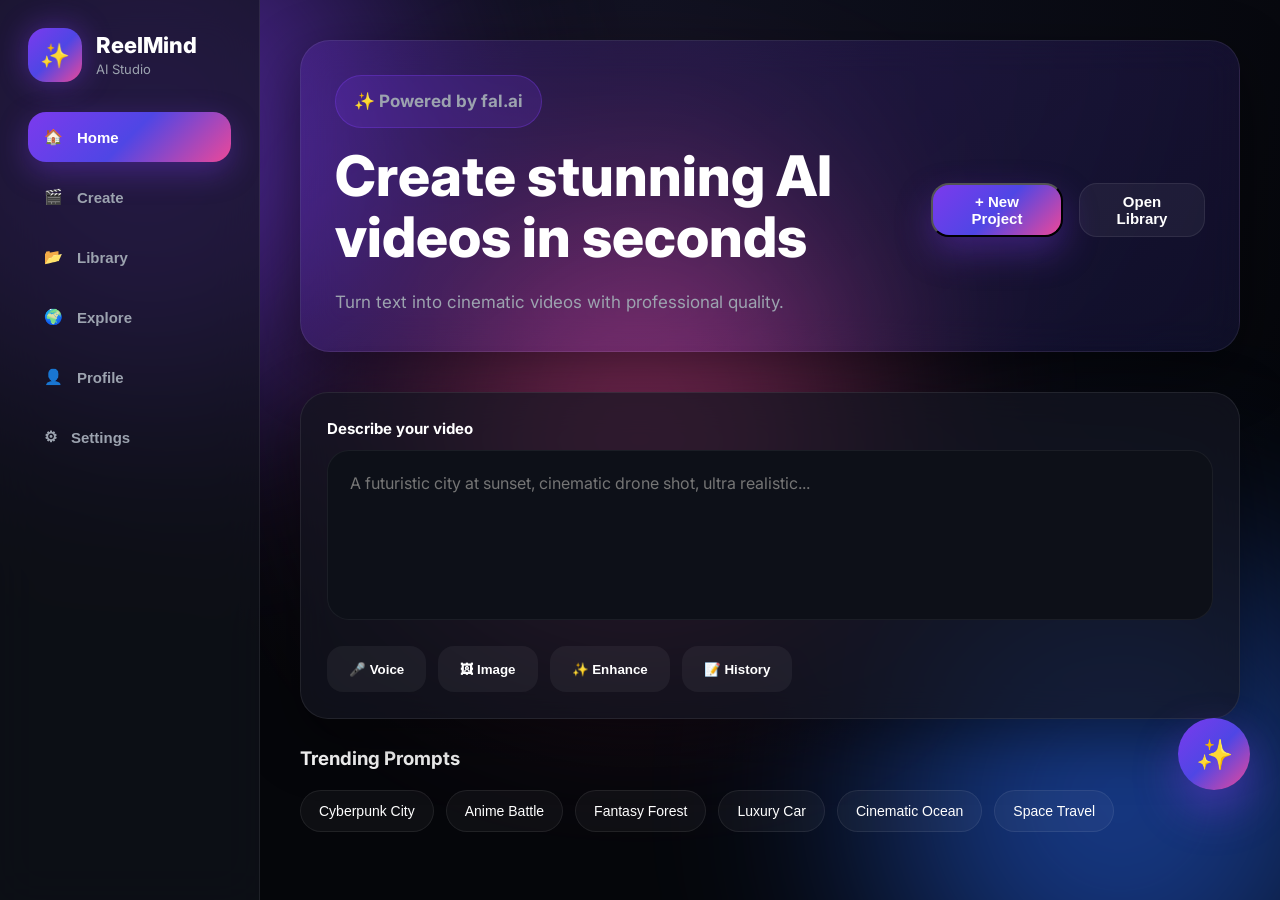
<file: index.html>
<!DOCTYPE html>
<html lang="en">
<head>
<meta charset="UTF-8">
<meta name="viewport"
      content="width=device-width,initial-scale=1.0,viewport-fit=cover">

<title>ReelMind AI • Next Generation Video Creator</title>

<meta name="description"
      content="Generate cinematic AI videos with ReelMind AI. Powered by fal.ai.">

<meta name="theme-color" content="#0b0b12">
<meta name="apple-mobile-web-app-capable" content="yes">
<meta name="apple-mobile-web-app-status-bar-style" content="black-translucent">
<meta name="apple-mobile-web-app-title" content="ReelMind">

<link rel="manifest" href="manifest.json">
<link rel="icon" href="assets/favicon.png">

<link rel="preconnect" href="https://fonts.googleapis.com">
<link rel="preconnect" href="https://fonts.gstatic.com" crossorigin>

<link href="https://fonts.googleapis.com/css2?family=Inter:wght@400;500;600;700;800&display=swap" rel="stylesheet">

<link rel="stylesheet" href="style.css">
</head>

<body>

<!-- ============================= -->
<!-- Animated Aurora Background -->
<!-- ============================= -->

<div class="aurora">
    <span class="blob blob1"></span>
    <span class="blob blob2"></span>
    <span class="blob blob3"></span>
</div>

<!-- ============================= -->
<!-- Loading Screen -->
<!-- ============================= -->

<div id="loadingScreen">

    <div class="loading-logo">

        <div class="logo-ring"></div>

        <h1>ReelMind</h1>

        <p>Preparing AI Studio...</p>

    </div>

</div>

<!-- ============================= -->
<!-- Main App -->
<!-- ============================= -->

<div id="app">

<!-- Sidebar -->

<aside class="sidebar">

<div class="brand">

<div class="brand-icon">

✨

</div>

<div>

<h2>ReelMind</h2>

<span>AI Studio</span>

</div>

</div>

<nav>

<button class="nav-item active" data-screen="home">

<span>🏠</span>

Home

</button>

<button class="nav-item" data-screen="create">

<span>🎬</span>

Create

</button>

<button class="nav-item" data-screen="library">

<span>📂</span>

Library

</button>

<button class="nav-item" data-screen="explore">

<span>🌍</span>

Explore

</button>

<button class="nav-item" data-screen="profile">

<span>👤</span>

Profile

</button>

<button class="nav-item" data-screen="settings">

<span>⚙</span>

Settings

</button>

</nav>

</aside>

<!-- Main Content -->

<main class="main">

<!-- ========================= -->
<!-- HOME SCREEN -->
<!-- ========================= -->

<section id="home" class="screen active">

<header class="hero">

<div>

<p class="badge">

✨ Powered by fal.ai

</p>

<h1>

Create stunning AI videos in seconds

</h1>

<p>

Turn text into cinematic videos with professional quality.

</p>

</div>

<div class="hero-actions">

<button id="newProject">

+ New Project

</button>

<button id="openLibrary">

Open Library

</button>

</div>

</header>

<!-- Prompt Card -->

<div class="prompt-card">

<label>

Describe your video

</label>

<textarea
id="promptInput"
rows="5"
placeholder="A futuristic city at sunset, cinematic drone shot, ultra realistic..."></textarea>

<div class="prompt-tools">

<button id="voicePrompt">

🎤 Voice

</button>

<button id="uploadImage">

🖼 Image

</button>

<button id="enhancePrompt">

✨ Enhance

</button>

<button id="historyPrompt">

📝 History

</button>

</div>

</div>

<!-- Prompt Suggestions -->

<section class="suggestions">

<h3>

Trending Prompts

</h3>

<div class="chips">

<button class="suggest-chip">

Cyberpunk City

</button>

<button class="suggest-chip">

Anime Battle

</button>

<button class="suggest-chip">

Fantasy Forest

</button>

<button class="suggest-chip">

Luxury Car

</button>

<button class="suggest-chip">

Cinematic Ocean

</button>

<button class="suggest-chip">

Space Travel

</button>

</div>

</section>

</section>

<!-- ================================= -->
<!-- CREATE SCREEN -->
<!-- ================================= -->

<section id="create" class="screen">

<div class="screen-header">

<h2>Create Video</h2>

</div>

<!-- ================================= -->
<!-- AI Model Selection -->
<!-- ================================= -->

<section class="panel">

<div class="panel-head">

<h3>AI Model</h3>

<span>Choose your rendering engine</span>

</div>

<div class="model-grid">

<div class="model-card active" data-model="kling">
<div class="model-icon">🎬</div>
<h4>Kling 2.1</h4>
<p>Best cinematic quality</p>
</div>

<div class="model-card" data-model="veo">
<div class="model-icon">🎥</div>
<h4>Google Veo</h4>
<p>Ultra realistic motion</p>
</div>

<div class="model-card" data-model="pixverse">
<div class="model-icon">⚡</div>
<h4>PixVerse</h4>
<p>Fast generation</p>
</div>

<div class="model-card" data-model="hailuo">
<div class="model-icon">🌌</div>
<h4>Hailuo AI</h4>
<p>Creative scenes</p>
</div>

<div class="model-card" data-model="wan">
<div class="model-icon">✨</div>
<h4>Wan 2.2</h4>
<p>Smooth animation</p>
</div>

</div>

</section>

<!-- ================================= -->
<!-- Video Style -->
<!-- ================================= -->

<section class="panel">

<div class="panel-head">

<h3>Video Style</h3>

</div>

<div class="style-grid">

<div class="style-item active">
<div class="style-preview cinematic"></div>
<span>Cinematic</span>
</div>

<div class="style-item">
<div class="style-preview anime"></div>
<span>Anime</span>
</div>

<div class="style-item">
<div class="style-preview realistic"></div>
<span>Realistic</span>
</div>

<div class="style-item">
<div class="style-preview cyber"></div>
<span>Cyberpunk</span>
</div>

<div class="style-item">
<div class="style-preview fantasy"></div>
<span>Fantasy</span>
</div>

<div class="style-item">
<div class="style-preview noir"></div>
<span>Noir</span>
</div>

</div>

</section>

<!-- ================================= -->
<!-- Generation Settings -->
<!-- ================================= -->

<section class="panel">

<div class="panel-head">

<h3>Generation Settings</h3>

</div>

<div class="settings-grid">

<div class="setting">

<label>Duration</label>

<select id="duration">

<option>5 Seconds</option>

<option selected>8 Seconds</option>

<option>10 Seconds</option>

</select>

</div>

<div class="setting">

<label>Aspect Ratio</label>

<select id="ratio">

<option selected>9:16</option>

<option>16:9</option>

<option>1:1</option>

</select>

</div>

<div class="setting">

<label>Quality</label>

<select id="quality">

<option>Standard</option>

<option selected>High</option>

<option>Ultra</option>

</select>

</div>

<div class="setting">

<label>FPS</label>

<select id="fps">

<option>24 FPS</option>

<option selected>30 FPS</option>

<option>60 FPS</option>

</select>

</div>

</div>

</section>

<!-- ================================= -->
<!-- Camera Motion -->
<!-- ================================= -->

<section class="panel">

<div class="panel-head">

<h3>Camera Motion</h3>

</div>

<div class="motion-grid">

<button class="motion active">Static</button>

<button class="motion">Pan Left</button>

<button class="motion">Pan Right</button>

<button class="motion">Zoom In</button>

<button class="motion">Zoom Out</button>

<button class="motion">Orbit</button>

<button class="motion">Drone Shot</button>

<button class="motion">Tracking</button>

</div>

</section>

<!-- ================================= -->
<!-- Negative Prompt -->
<!-- ================================= -->

<section class="panel">

<label>

Negative Prompt

</label>

<textarea id="negativePrompt"

rows="3"

placeholder="low quality, blurry, watermark, duplicate, bad anatomy..."></textarea>

</section>

<!-- ================================= -->
<!-- Advanced Options -->
<!-- ================================= -->

<details class="advanced">

<summary>

⚙ Advanced Settings

</summary>

<div class="advanced-body">

<label>

Creativity

</label>

<input type="range"

min="0"

max="100"

value="70">

<label>

Motion Strength

</label>

<input type="range"

min="0"

max="100"

value="80">

<label>

Seed

</label>

<input

type="number"

placeholder="Random">

<label>

Output Name</label>

<input

type="text"

placeholder="My Awesome Video">

</div>

</details>

<!-- ================================= -->
<!-- Generate Button -->
<!-- ================================= -->

<div class="generate-area">

<button id="generateVideo" class="generate-btn">

✨ Generate AI Video

</button>

<p>

Average render time:
<strong>30–90 Seconds</strong>

</p>

</div>

</section>
<!-- CREATE SCREEN END -->

<!-- ================================= -->
<!-- VIDEO PREVIEW SCREEN -->
<!-- ================================= -->

<section id="preview" class="screen">

<div class="preview-container">

<video
id="previewVideo"
controls
playsinline
autoplay
loop>
</video>

<div class="preview-overlay">

<h2>Your AI Video is Ready</h2>

<p id="videoTitle">Untitled Video</p>

<div class="preview-actions">

<button id="downloadVideo">
⬇ Download
</button>

<button id="shareVideo">
📤 Share
</button>

<button id="regenerateVideo">
🔄 Regenerate
</button>

</div>

</div>

</div>

</section>

<!-- ================================= -->
<!-- RENDER PROGRESS -->
<!-- ================================= -->

<div id="renderModal" class="modal">

<div class="modal-card">

<div class="loader-ring"></div>

<h2>Generating Video...</h2>

<p id="renderStatus">

Preparing AI...

</p>

<div class="progress-bar">

<div id="progressFill"></div>

</div>

<span id="progressText">

0%

</span>

</div>

</div>

<!-- ================================= -->
<!-- LIBRARY -->
<!-- ================================= -->

<section id="library" class="screen">

<div class="screen-header">

<h2>

My Library

</h2>

<input
type="search"
placeholder="Search videos...">

</div>

<div id="libraryGrid"

class="library-grid">

</div>

</section>

<!-- ================================= -->
<!-- EXPLORE -->
<!-- ================================= -->

<section id="explore"

class="screen">

<div class="screen-header">

<h2>

Explore

</h2>

</div>

<div id="feedContainer">

</div>

</section>

<!-- ================================= -->
<!-- PROFILE -->
<!-- ================================= -->

<section id="profile"

class="screen">

<div class="profile-card">

<div class="profile-avatar">

RS

</div>

<h2>

Rahul Sharma

</h2>

<p>

@rahul_ai

</p>

<div class="profile-stats">

<div>

<strong id="renderCount">

0

</strong>

<span>

Videos

</span>

</div>

<div>

<strong>

124K

</strong>

<span>

Views

</span>

</div>

<div>

<strong>

Pro

</strong>

<span>

Plan

</span>

</div>

</div>

</div>

</section>

<!-- ================================= -->
<!-- SETTINGS -->
<!-- ================================= -->

<section id="settings"

class="screen">

<h2>

Settings

</h2>

<div class="settings-list">

<button>

👤 Account

</button>

<button>

💳 Billing

</button>

<button>

🎨 Appearance

</button>

<button>

🌐 Language

</button>

<button>

📱 Notifications

</button>

<button>

❓ Help

</button>

</div>

</section>

<!-- ================================= -->
<!-- FLOATING BUTTON -->
<!-- ================================= -->

<button
id="floatingGenerate"
class="floating-btn">

✨

</button>

<!-- ================================= -->
<!-- TOAST -->
<!-- ================================= -->

<div
id="toast"

class="toast">

</div>

<!-- ================================= -->
<!-- MOBILE NAVIGATION -->
<!-- ================================= -->

<nav class="bottom-nav">

<button
class="nav-btn active"
data-screen="home">

🏠

<span>

Home

</span>

</button>

<button
class="nav-btn"
data-screen="explore">

🌍

<span>

Explore

</span>

</button>

<button
class="nav-btn generate-center"
id="mobileGenerate">

✨

</button>

<button
class="nav-btn"
data-screen="library">

📂

<span>

Library

</span>

</button>

<button
class="nav-btn"
data-screen="profile">

👤

<span>

Profile

</span>

</button>

</nav>

</main>

</div>

<script src="script.js"></script>

</body>
</html>
</file>
<file: style.css>
/* =====================================================
   ReelMind AI
   Premium UI (Part 1)
   Inspired by Grok • Veo • Kling
===================================================== */

/* Google Fonts */
@import url('https://fonts.googleapis.com/css2?family=Inter:wght@300;400;500;600;700;800&display=swap');

/* ============================= */
/* Variables */
/* ============================= */

:root{

--bg:#05060A;
--bg2:#0C0D14;

--card:rgba(20,22,32,.72);

--card2:#151827;

--border:rgba(255,255,255,.08);

--text:#FFFFFF;

--muted:#9CA3AF;

--primary:#7C3AED;

--secondary:#4F46E5;

--pink:#EC4899;

--green:#22C55E;

--danger:#EF4444;

--gradient:linear-gradient(
135deg,
#7C3AED,
#4F46E5,
#EC4899);

--shadow:
0 20px 60px rgba(0,0,0,.45);

--radius:22px;

--blur:18px;

}

/* ============================= */

*{

margin:0;

padding:0;

box-sizing:border-box;

-webkit-tap-highlight-color:transparent;

}

html{

scroll-behavior:smooth;

}

body{

font-family:'Inter',sans-serif;

background:var(--bg);

color:var(--text);

overflow:hidden;

}

/* ============================= */
/* Aurora Background */
/* ============================= */

.aurora{

position:fixed;

inset:0;

overflow:hidden;

z-index:-2;

background:
radial-gradient(circle at top,
#101221,
#05060A 70%);

}

.blob{

position:absolute;

border-radius:50%;

filter:blur(110px);

animation:floatBlob 18s infinite linear;

opacity:.55;

}

.blob1{

width:520px;

height:520px;

background:#7C3AED;

top:-120px;

left:-120px;

}

.blob2{

width:480px;

height:480px;

background:#2563EB;

bottom:-140px;

right:-80px;

animation-duration:23s;

}

.blob3{

width:420px;

height:420px;

background:#EC4899;

top:45%;

left:50%;

transform:translate(-50%,-50%);

animation-duration:30s;

}

@keyframes floatBlob{

0%{

transform:
translate(0,0)
scale(1);

}

25%{

transform:
translate(60px,-50px)
scale(1.15);

}

50%{

transform:
translate(-40px,40px)
scale(.95);

}

75%{

transform:
translate(70px,70px)
scale(1.08);

}

100%{

transform:
translate(0,0)
scale(1);

}

}

/* ============================= */
/* Loading Screen */
/* ============================= */

#loadingScreen{

position:fixed;

inset:0;

background:#05060A;

display:flex;

justify-content:center;

align-items:center;

z-index:9999;

transition:.5s;

}

.loading-logo{

text-align:center;

}

.loading-logo h1{

font-size:42px;

font-weight:800;

letter-spacing:-1px;

margin-top:20px;

background:var(--gradient);

-webkit-background-clip:text;

-webkit-text-fill-color:transparent;

}

.loading-logo p{

margin-top:12px;

font-size:15px;

color:var(--muted);

}

.logo-ring{

width:90px;

height:90px;

margin:auto;

border-radius:50%;

border:4px solid rgba(255,255,255,.08);

border-top:4px solid #7C3AED;

animation:spin 1s linear infinite;

}

@keyframes spin{

100%{

transform:rotate(360deg);

}

}

/* ============================= */
/* Main App */
/* ============================= */

#app{

display:flex;

height:100vh;

width:100vw;

}

/* ============================= */
/* Sidebar */
/* ============================= */

.sidebar{

width:260px;

background:rgba(18,20,28,.65);

backdrop-filter:blur(22px);

border-right:1px solid var(--border);

padding:28px;

display:flex;

flex-direction:column;

gap:30px;

}

.brand{

display:flex;

align-items:center;

gap:14px;

}

.brand-icon{

width:54px;

height:54px;

border-radius:18px;

display:flex;

justify-content:center;

align-items:center;

background:var(--gradient);

font-size:24px;

box-shadow:
0 0 30px
rgba(124,58,237,.45);

}

.brand h2{

font-size:22px;

font-weight:800;

}

.brand span{

font-size:13px;

color:var(--muted);

}

.sidebar nav{

display:flex;

flex-direction:column;

gap:10px;

}

.nav-item{

display:flex;

align-items:center;

gap:14px;

padding:16px;

border:none;

border-radius:18px;

background:transparent;

color:var(--muted);

font-size:15px;

font-weight:600;

cursor:pointer;

transition:.25s;

}

.nav-item:hover{

background:rgba(255,255,255,.05);

color:white;

}

.nav-item.active{

background:var(--gradient);

color:white;

box-shadow:
0 10px 30px
rgba(124,58,237,.35);

}

/* ============================= */
/* Main Content */
/* ============================= */

.main{

flex:1;

overflow:auto;

padding:40px;

}

/* =====================================================
   ReelMind AI
   style.css — Part 2
   Hero • Cards • Forms • Buttons
=====================================================*/

/* ========================= */
/* Screen */
/* ========================= */

.screen{
display:none;
animation:fadeUp .45s ease;
}

.screen.active{
display:block;
}

@keyframes fadeUp{

from{
opacity:0;
transform:translateY(25px);
}

to{
opacity:1;
transform:translateY(0);
}

}

/* ========================= */
/* Hero */
/* ========================= */

.hero{

display:flex;

justify-content:space-between;

align-items:center;

gap:50px;

margin-bottom:40px;

padding:34px;

border-radius:30px;

background:
linear-gradient(
145deg,
rgba(124,58,237,.20),
rgba(79,70,229,.12));

border:1px solid var(--border);

backdrop-filter:blur(18px);

box-shadow:var(--shadow);

}

.hero h1{

font-size:56px;

font-weight:800;

line-height:1.1;

max-width:650px;

margin-top:18px;

margin-bottom:18px;

}

.hero p{

font-size:17px;

color:var(--muted);

max-width:520px;

line-height:1.8;

}

.badge{

display:inline-flex;

align-items:center;

gap:8px;

padding:10px 18px;

border-radius:999px;

background:
rgba(124,58,237,.18);

border:1px solid rgba(124,58,237,.35);

font-size:13px;

font-weight:700;

}

.hero-actions{

display:flex;

gap:16px;

margin-top:28px;

}

.hero-actions button{

height:54px;

padding:0 28px;

border-radius:18px;

font-size:15px;

font-weight:700;

cursor:pointer;

transition:.3s;

}

.hero-actions button:first-child{

background:var(--gradient);

color:#fff;

box-shadow:
0 15px 35px rgba(124,58,237,.35);

}

.hero-actions button:last-child{

background:rgba(255,255,255,.05);

border:1px solid var(--border);

color:#fff;

}

.hero-actions button:hover{

transform:translateY(-3px);

}

/* ========================= */
/* Glass Panel */
/* ========================= */

.panel,

.prompt-card{

background:var(--card);

border:1px solid var(--border);

border-radius:28px;

padding:26px;

margin-bottom:28px;

backdrop-filter:blur(var(--blur));

box-shadow:var(--shadow);

}

.panel-head{

display:flex;

justify-content:space-between;

align-items:center;

margin-bottom:22px;

}

.panel-head h3{

font-size:24px;

font-weight:700;

}

.panel-head span{

font-size:14px;

color:var(--muted);

}

/* ========================= */
/* Prompt */
/* ========================= */

.prompt-card label{

display:block;

margin-bottom:12px;

font-size:15px;

font-weight:700;

}

.prompt-card textarea{

width:100%;

min-height:170px;

resize:none;

background:#0D1018;

border:1px solid rgba(255,255,255,.06);

border-radius:22px;

padding:22px;

font-size:16px;

font-family:inherit;

color:#fff;

outline:none;

transition:.25s;

}

.prompt-card textarea:focus{

border-color:#7C3AED;

box-shadow:
0 0 0 4px rgba(124,58,237,.18);

}

/* ========================= */
/* Prompt Tools */
/* ========================= */

.prompt-tools{

display:flex;

flex-wrap:wrap;

gap:12px;

margin-top:22px;

}

.prompt-tools button{

height:46px;

padding:0 22px;

border:none;

border-radius:16px;

cursor:pointer;

background:rgba(255,255,255,.05);

color:#fff;

font-weight:600;

transition:.25s;

}

.prompt-tools button:hover{

background:#7C3AED;

transform:translateY(-2px);

}

/* ========================= */
/* Suggestion Chips */
/* ========================= */

.chips{

display:flex;

flex-wrap:wrap;

gap:12px;

margin-top:20px;

}

.suggest-chip{

padding:12px 18px;

border-radius:999px;

border:1px solid var(--border);

background:rgba(255,255,255,.04);

color:#fff;

cursor:pointer;

transition:.25s;

font-size:14px;

}

.suggest-chip:hover{

background:var(--gradient);

border-color:transparent;

transform:translateY(-3px);

}

/* ========================= */
/* AI Models */
/* ========================= */

.model-grid{

display:grid;

grid-template-columns:

repeat(auto-fit,minmax(180px,1fr));

gap:18px;

}

.model-card{

padding:24px;

border-radius:22px;

background:#11141D;

border:1px solid var(--border);

cursor:pointer;

transition:.3s;

}

.model-card:hover{

transform:translateY(-6px);

border-color:#7C3AED;

}

.model-card.active{

background:
linear-gradient(
135deg,
rgba(124,58,237,.28),
rgba(79,70,229,.22));

border-color:#7C3AED;

box-shadow:
0 20px 40px rgba(124,58,237,.30);

}

.model-icon{

font-size:42px;

margin-bottom:18px;

}

.model-card h4{

font-size:18px;

margin-bottom:10px;

}

.model-card p{

font-size:13px;

color:var(--muted);

line-height:1.6;

}

/* ========================= */
/* Style Cards */
/* ========================= */

.style-grid{

display:grid;

grid-template-columns:

repeat(auto-fit,minmax(140px,1fr));

gap:18px;

}

.style-item{

background:#11141D;

border-radius:22px;

padding:14px;

border:1px solid var(--border);

cursor:pointer;

transition:.3s;

}

.style-item:hover{

transform:translateY(-5px);

}

.style-item.active{

border-color:#EC4899;

box-shadow:
0 15px 35px rgba(236,72,153,.30);

}

.style-preview{

height:130px;

border-radius:18px;

margin-bottom:14px;

background-size:cover;

background-position:center;

}

.style-preview.cinematic{

background:
linear-gradient(135deg,#f59e0b,#7C3AED);

}

.style-preview.anime{

background:
linear-gradient(135deg,#3b82f6,#ec4899);

}

.style-preview.realistic{

background:
linear-gradient(135deg,#10b981,#2563eb);

}

.style-preview.cyber{

background:
linear-gradient(135deg,#7C3AED,#EC4899);

}

.style-preview.fantasy{

background:
linear-gradient(135deg,#22c55e,#0ea5e9);

}

.style-preview.noir{

background:
linear-gradient(135deg,#111,#555);

}

.style-item span{

display:block;

text-align:center;

font-weight:700;

}

/* ========================= */
/* Buttons */
/* ========================= */

.generate-btn{

width:100%;

height:64px;

border:none;

border-radius:22px;

background:var(--gradient);

color:#fff;

font-size:18px;

font-weight:800;

cursor:pointer;

transition:.3s;

box-shadow:
0 18px 40px rgba(124,58,237,.35);

}

.generate-btn:hover{

transform:translateY(-4px);

box-shadow:
0 25px 55px rgba(124,58,237,.45);

}

.generate-btn:active{

transform:scale(.98);

}

/* =====================================================
   ReelMind AI
   style.css — Part 3
   Settings • Preview • Library • Profile • Navigation
=====================================================*/

/* ========================= */
/* Settings Grid */
/* ========================= */

.settings-grid{
display:grid;
grid-template-columns:repeat(auto-fit,minmax(220px,1fr));
gap:20px;
margin-top:20px;
}

.setting{
display:flex;
flex-direction:column;
gap:10px;
}

.setting label{
font-size:14px;
font-weight:600;
color:var(--muted);
}

.setting select,
.setting input,
.setting textarea{

width:100%;
padding:14px 18px;
background:#0d1018;
border:1px solid var(--border);
border-radius:16px;
color:#fff;
font-size:15px;
outline:none;
transition:.25s;

}

.setting select:focus,
.setting input:focus,
.setting textarea:focus{

border-color:#7C3AED;
box-shadow:0 0 0 3px rgba(124,58,237,.18);

}

/* ========================= */
/* Motion Buttons */
/* ========================= */

.motion-grid{

display:grid;
grid-template-columns:repeat(auto-fit,minmax(140px,1fr));
gap:15px;

}

.motion{

padding:14px;
border-radius:18px;
background:#12151f;
border:1px solid var(--border);
color:#fff;
font-weight:600;
cursor:pointer;
transition:.3s;

}

.motion:hover{

background:#7C3AED;
transform:translateY(-3px);

}

.motion.active{

background:var(--gradient);
border:none;

}

/* ========================= */
/* Advanced */
/* ========================= */

.advanced{

background:rgba(255,255,255,.04);
border-radius:22px;
border:1px solid var(--border);
padding:20px;
margin-top:25px;

}

.advanced summary{

cursor:pointer;
font-size:16px;
font-weight:700;
margin-bottom:20px;

}

.advanced-body{

display:flex;
flex-direction:column;
gap:18px;

}

input[type=range]{

accent-color:#7C3AED;

}

/* ========================= */
/* Preview */
/* ========================= */

.preview-container{

position:relative;
width:100%;
height:100vh;
display:flex;
justify-content:center;
align-items:center;
background:#000;

}

.preview-container video{

width:100%;
height:100%;
object-fit:cover;

}

.preview-overlay{

position:absolute;
left:0;
right:0;
bottom:0;
padding:35px;
background:linear-gradient(transparent,rgba(0,0,0,.82));

}

.preview-overlay h2{

font-size:34px;
margin-bottom:8px;

}

.preview-overlay p{

color:var(--muted);
margin-bottom:24px;

}

.preview-actions{

display:flex;
gap:16px;
flex-wrap:wrap;

}

.preview-actions button{

padding:16px 24px;
border:none;
border-radius:18px;
cursor:pointer;
font-weight:700;
transition:.25s;

}

.preview-actions button:first-child{

background:var(--gradient);
color:white;

}

.preview-actions button:nth-child(2){

background:#2563eb;
color:white;

}

.preview-actions button:last-child{

background:#222633;
color:white;

}

/* ========================= */
/* Progress */
/* ========================= */

.modal{

position:fixed;
inset:0;
display:none;
justify-content:center;
align-items:center;
background:rgba(0,0,0,.75);
backdrop-filter:blur(12px);
z-index:999;

}

.modal.show{

display:flex;

}

.modal-card{

width:420px;
max-width:92%;
padding:40px;
background:#11141d;
border-radius:30px;
text-align:center;
border:1px solid var(--border);

}

.loader-ring{

width:80px;
height:80px;
margin:auto;
border-radius:50%;
border:5px solid rgba(255,255,255,.08);
border-top:5px solid #7C3AED;
animation:spin 1s linear infinite;

}

.progress-bar{

width:100%;
height:10px;
background:#222633;
border-radius:20px;
overflow:hidden;
margin-top:30px;

}

#progressFill{

height:100%;
width:0;
background:var(--gradient);
transition:.4s;

}

/* ========================= */
/* Library */
/* ========================= */

.library-grid{

display:grid;
grid-template-columns:repeat(auto-fill,minmax(260px,1fr));
gap:22px;
margin-top:25px;

}

.library-card{

overflow:hidden;
border-radius:24px;
background:#12151f;
border:1px solid var(--border);
transition:.3s;

}

.library-card:hover{

transform:translateY(-6px);

}

.library-card video,
.library-card img{

width:100%;
height:220px;
object-fit:cover;

}

.library-card h3{

padding:18px;

}

/* ========================= */
/* Explore */
/* ========================= */

.feed-card{

background:#12151f;
border-radius:24px;
overflow:hidden;
margin-bottom:28px;
border:1px solid var(--border);

}

.feed-card img,
.feed-card video{

width:100%;
display:block;

}

/* ========================= */
/* Profile */
/* ========================= */

.profile-card{

max-width:500px;
margin:auto;
padding:40px;
border-radius:30px;
background:var(--card);
text-align:center;

}

.profile-avatar{

width:120px;
height:120px;
margin:auto;
border-radius:50%;
display:flex;
align-items:center;
justify-content:center;
font-size:44px;
font-weight:700;
background:var(--gradient);
margin-bottom:22px;

}

.profile-stats{

display:grid;
grid-template-columns:repeat(3,1fr);
gap:18px;
margin-top:35px;

}

.profile-stats div{

background:#11141d;
padding:20px;
border-radius:18px;

}

.profile-stats strong{

display:block;
font-size:24px;
margin-bottom:6px;

}

/* ========================= */
/* Floating Button */
/* ========================= */

.floating-btn{

position:fixed;
bottom:110px;
right:30px;

width:72px;
height:72px;

border:none;
border-radius:50%;

background:var(--gradient);

color:white;

font-size:30px;

cursor:pointer;

box-shadow:0 20px 45px rgba(124,58,237,.45);

transition:.3s;

z-index:50;

}

.floating-btn:hover{

transform:scale(1.08);

}

/* ========================= */
/* Toast */
/* ========================= */

.toast{

position:fixed;
left:50%;
bottom:35px;

transform:translateX(-50%);

padding:14px 24px;

border-radius:999px;

background:#fff;

color:#000;

font-weight:700;

opacity:0;

pointer-events:none;

transition:.3s;

z-index:9999;

}

.toast.show{

opacity:1;

}

/* ========================= */
/* Bottom Navigation */
/* ========================= */

.bottom-nav{

position:fixed;
bottom:0;
left:0;
right:0;

height:82px;

background:rgba(12,13,20,.82);

backdrop-filter:blur(20px);

display:flex;

justify-content:space-around;

align-items:center;

border-top:1px solid var(--border);

z-index:100;

}

.nav-btn{

background:none;
border:none;

display:flex;
flex-direction:column;

align-items:center;

gap:6px;

color:var(--muted);

font-size:13px;

cursor:pointer;

transition:.25s;

}

.nav-btn.active{

color:white;

}

.generate-center{

width:68px;
height:68px;

border-radius:50%;

background:var(--gradient);

font-size:28px;

color:white;

margin-top:-30px;

box-shadow:0 18px 45px rgba(124,58,237,.45);

}

/* ========================= */
/* Responsive */
/* ========================= */

@media (max-width:900px){

.sidebar{

display:none;

}

.main{

padding:20px;

}

.hero{

flex-direction:column;
align-items:flex-start;

}

.hero h1{

font-size:38px;

}

.preview-overlay{

padding:22px;

}

.profile-stats{

grid-template-columns:1fr;

}

.library-grid{

grid-template-columns:1fr;

}

.settings-grid{

grid-template-columns:1fr;

}

}

@media (min-width:901px){

.bottom-nav{

display:none;

}

}
</file>
